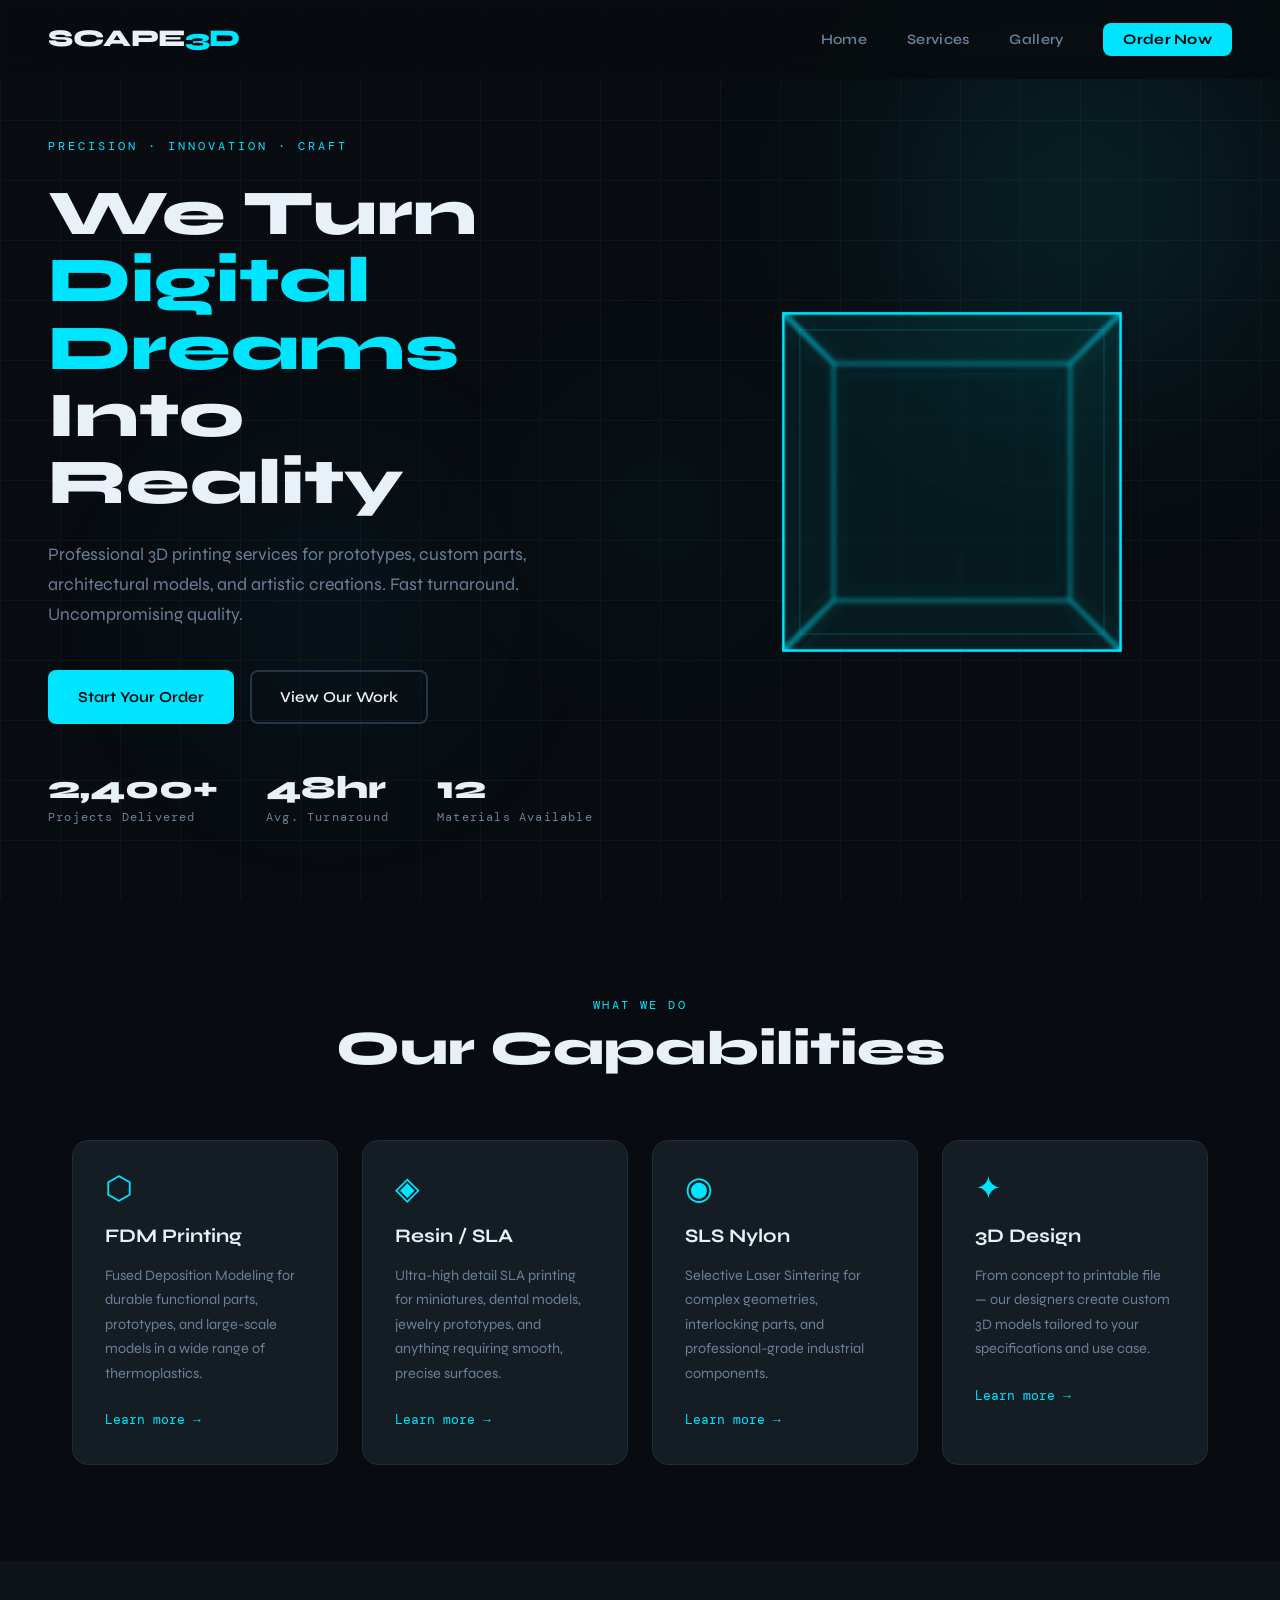
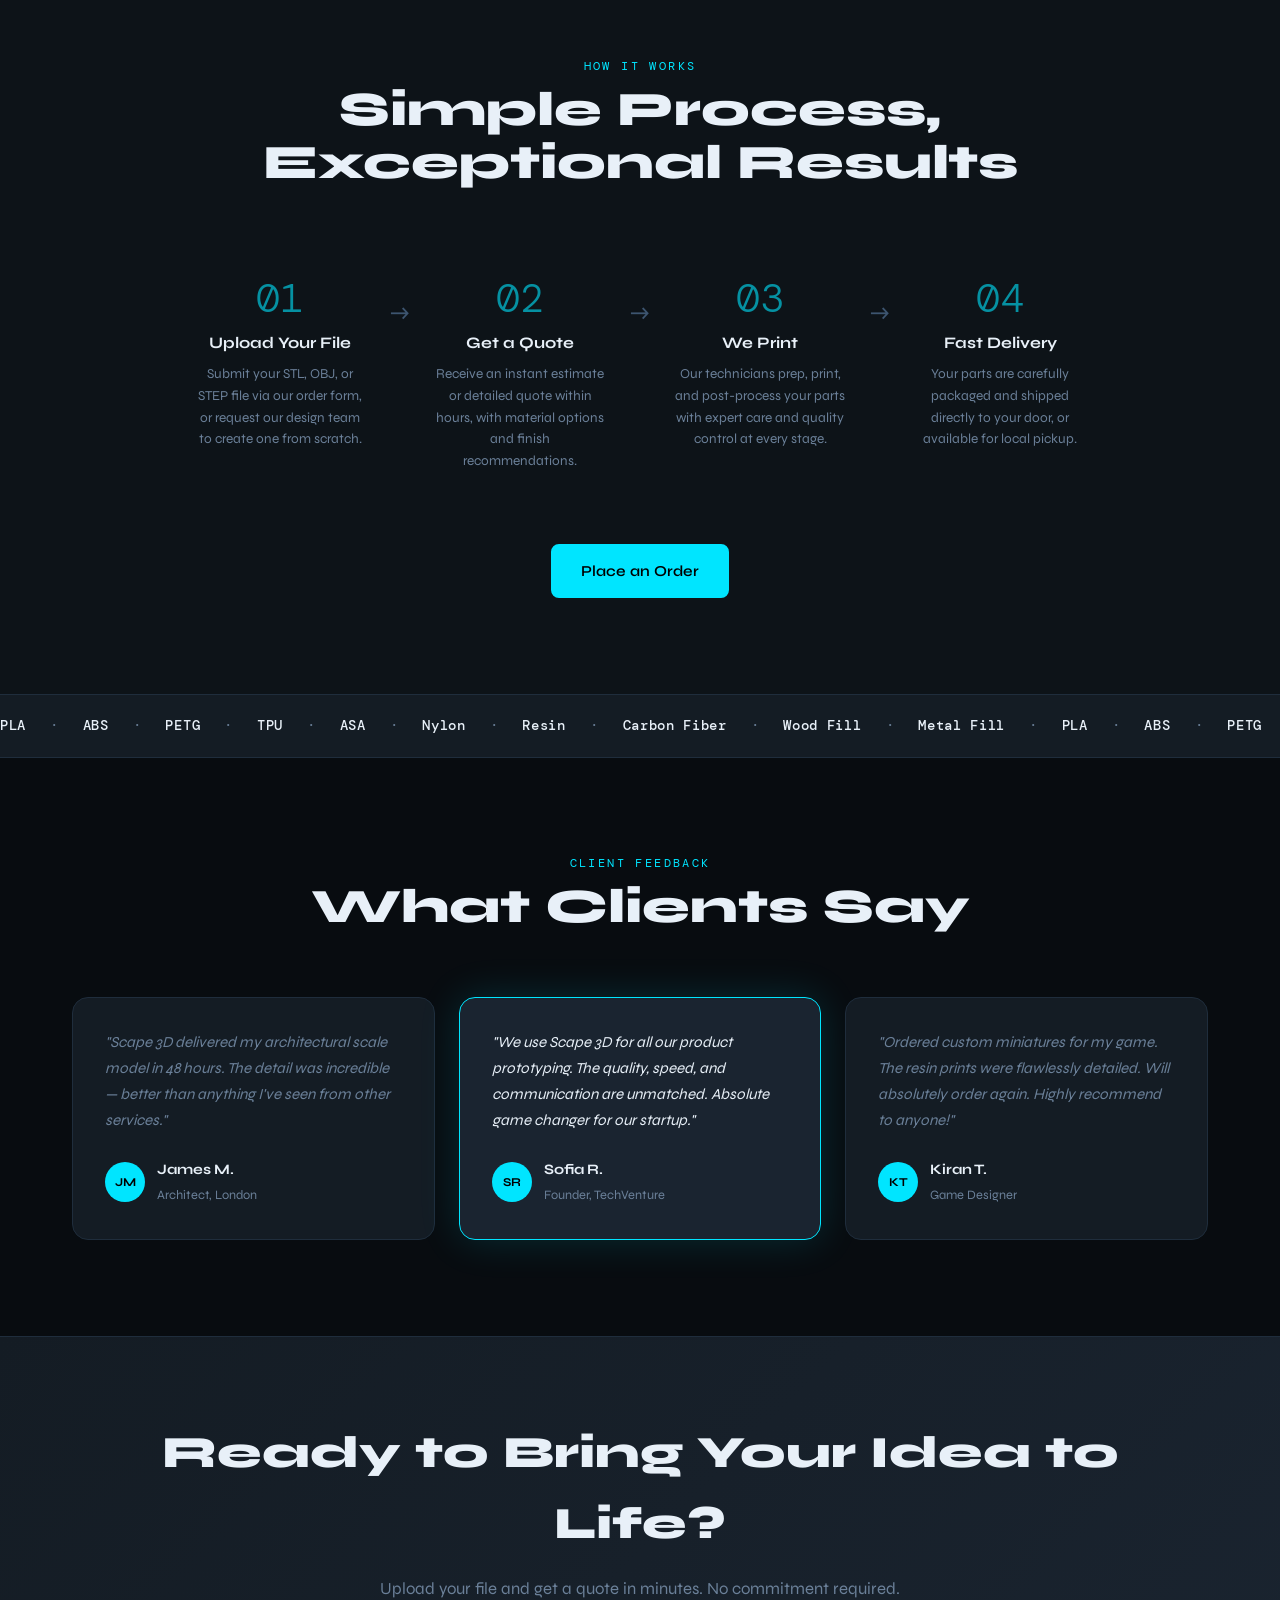
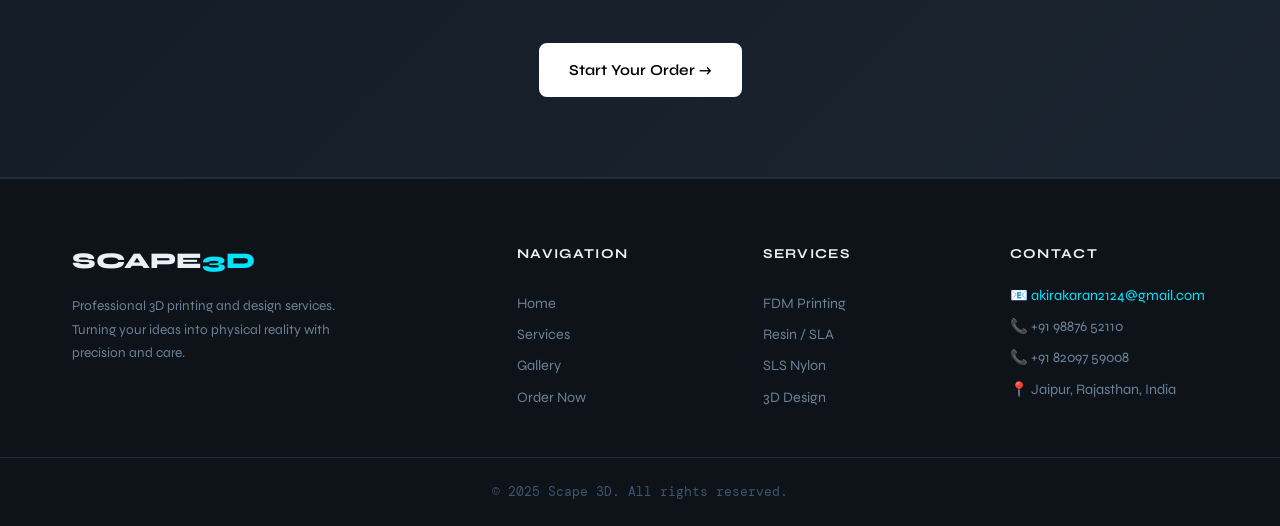
<file: index.html>
<!DOCTYPE html>
<html lang="en">
<head>
  <meta charset="UTF-8" />
  <meta name="viewport" content="width=device-width, initial-scale=1.0" />
  <title>Scape 3D — Premium 3D Printing & Design</title>
  <link rel="stylesheet" href="css/style.css" />
  <link href="https://fonts.googleapis.com/css2?family=Syne:wght@400;600;700;800&family=DM+Mono:wght@300;400;500&display=swap" rel="stylesheet" />
</head>
<body>

<!-- NAV -->
<nav class="nav" id="nav">
  <a href="index.html" class="nav-logo">SCAPE<span>3D</span></a>
  <ul class="nav-links">
    <li><a href="index.html">Home</a></li>
    <li><a href="services.html">Services</a></li>
    <li><a href="gallery.html">Gallery</a></li>
    <li><a href="order.html" class="nav-cta">Order Now</a></li>
  </ul>
  <button class="hamburger" id="hamburger" aria-label="Menu">
    <span></span><span></span><span></span>
  </button>
</nav>

<!-- MOBILE MENU -->
<div class="mobile-menu" id="mobileMenu">
  <a href="index.html">Home</a>
  <a href="services.html">Services</a>
  <a href="gallery.html">Gallery</a>
  <a href="order.html">Order Now</a>
</div>

<!-- HERO -->
<section class="hero">
  <div class="hero-bg">
    <div class="grid-overlay"></div>
    <div class="orb orb-1"></div>
    <div class="orb orb-2"></div>
    <div class="orb orb-3"></div>
  </div>
  <div class="hero-content">
    <div class="hero-tag">PRECISION · INNOVATION · CRAFT</div>
    <h1 class="hero-title">
      We Turn<br/>
      <span class="accent">Digital Dreams</span><br/>
      Into Reality
    </h1>
    <p class="hero-sub">Professional 3D printing services for prototypes, custom parts, architectural models, and artistic creations. Fast turnaround. Uncompromising quality.</p>
    <div class="hero-actions">
      <a href="order.html" class="btn btn-primary">Start Your Order</a>
      <a href="gallery.html" class="btn btn-ghost">View Our Work</a>
    </div>
    <div class="hero-stats">
      <div class="stat"><span class="stat-num">2,400+</span><span class="stat-label">Projects Delivered</span></div>
      <div class="stat"><span class="stat-num">48hr</span><span class="stat-label">Avg. Turnaround</span></div>
      <div class="stat"><span class="stat-num">12</span><span class="stat-label">Materials Available</span></div>
    </div>
  </div>
  <div class="hero-visual">
    <div class="cube-container">
      <div class="cube">
        <div class="face front"></div>
        <div class="face back"></div>
        <div class="face left"></div>
        <div class="face right"></div>
        <div class="face top"></div>
        <div class="face bottom"></div>
      </div>
    </div>
  </div>
</section>

<!-- SERVICES PREVIEW -->
<section class="section services-preview">
  <div class="container">
    <div class="section-header">
      <div class="section-tag">WHAT WE DO</div>
      <h2>Our Capabilities</h2>
    </div>
    <div class="services-grid">
      <div class="service-card" data-delay="0">
        <div class="service-icon">⬡</div>
        <h3>FDM Printing</h3>
        <p>Fused Deposition Modeling for durable functional parts, prototypes, and large-scale models in a wide range of thermoplastics.</p>
        <a href="services.html#fdm" class="service-link">Learn more →</a>
      </div>
      <div class="service-card" data-delay="100">
        <div class="service-icon">◈</div>
        <h3>Resin / SLA</h3>
        <p>Ultra-high detail SLA printing for miniatures, dental models, jewelry prototypes, and anything requiring smooth, precise surfaces.</p>
        <a href="services.html#sla" class="service-link">Learn more →</a>
      </div>
      <div class="service-card" data-delay="200">
        <div class="service-icon">◉</div>
        <h3>SLS Nylon</h3>
        <p>Selective Laser Sintering for complex geometries, interlocking parts, and professional-grade industrial components.</p>
        <a href="services.html#sls" class="service-link">Learn more →</a>
      </div>
      <div class="service-card" data-delay="300">
        <div class="service-icon">✦</div>
        <h3>3D Design</h3>
        <p>From concept to printable file — our designers create custom 3D models tailored to your specifications and use case.</p>
        <a href="services.html#design" class="service-link">Learn more →</a>
      </div>
    </div>
  </div>
</section>

<!-- PROCESS -->
<section class="section process-section">
  <div class="container">
    <div class="section-header">
      <div class="section-tag">HOW IT WORKS</div>
      <h2>Simple Process,<br/>Exceptional Results</h2>
    </div>
    <div class="process-steps">
      <div class="step">
        <div class="step-num">01</div>
        <h3>Upload Your File</h3>
        <p>Submit your STL, OBJ, or STEP file via our order form, or request our design team to create one from scratch.</p>
      </div>
      <div class="step-arrow">→</div>
      <div class="step">
        <div class="step-num">02</div>
        <h3>Get a Quote</h3>
        <p>Receive an instant estimate or detailed quote within hours, with material options and finish recommendations.</p>
      </div>
      <div class="step-arrow">→</div>
      <div class="step">
        <div class="step-num">03</div>
        <h3>We Print</h3>
        <p>Our technicians prep, print, and post-process your parts with expert care and quality control at every stage.</p>
      </div>
      <div class="step-arrow">→</div>
      <div class="step">
        <div class="step-num">04</div>
        <h3>Fast Delivery</h3>
        <p>Your parts are carefully packaged and shipped directly to your door, or available for local pickup.</p>
      </div>
    </div>
    <div class="process-cta">
      <a href="order.html" class="btn btn-primary">Place an Order</a>
    </div>
  </div>
</section>

<!-- MATERIALS STRIP -->
<section class="materials-strip">
  <div class="strip-inner">
    <span>PLA</span><span>·</span>
    <span>ABS</span><span>·</span>
    <span>PETG</span><span>·</span>
    <span>TPU</span><span>·</span>
    <span>ASA</span><span>·</span>
    <span>Nylon</span><span>·</span>
    <span>Resin</span><span>·</span>
    <span>Carbon Fiber</span><span>·</span>
    <span>Wood Fill</span><span>·</span>
    <span>Metal Fill</span><span>·</span>
    <span>PLA</span><span>·</span>
    <span>ABS</span><span>·</span>
    <span>PETG</span><span>·</span>
    <span>TPU</span><span>·</span>
  </div>
</section>

<!-- TESTIMONIALS -->
<section class="section testimonials">
  <div class="container">
    <div class="section-header">
      <div class="section-tag">CLIENT FEEDBACK</div>
      <h2>What Clients Say</h2>
    </div>
    <div class="testimonials-grid">
      <div class="testimonial">
        <p class="testi-text">"Scape 3D delivered my architectural scale model in 48 hours. The detail was incredible — better than anything I've seen from other services."</p>
        <div class="testi-author">
          <div class="testi-avatar">JM</div>
          <div>
            <strong>James M.</strong>
            <span>Architect, London</span>
          </div>
        </div>
      </div>
      <div class="testimonial featured">
        <p class="testi-text">"We use Scape 3D for all our product prototyping. The quality, speed, and communication are unmatched. Absolute game changer for our startup."</p>
        <div class="testi-author">
          <div class="testi-avatar">SR</div>
          <div>
            <strong>Sofia R.</strong>
            <span>Founder, TechVenture</span>
          </div>
        </div>
      </div>
      <div class="testimonial">
        <p class="testi-text">"Ordered custom miniatures for my game. The resin prints were flawlessly detailed. Will absolutely order again. Highly recommend to anyone!"</p>
        <div class="testi-author">
          <div class="testi-avatar">KT</div>
          <div>
            <strong>Kiran T.</strong>
            <span>Game Designer</span>
          </div>
        </div>
      </div>
    </div>
  </div>
</section>

<!-- CTA BANNER -->
<section class="cta-banner">
  <div class="container">
    <h2>Ready to Bring Your Idea to Life?</h2>
    <p>Upload your file and get a quote in minutes. No commitment required.</p>
    <a href="order.html" class="btn btn-white">Start Your Order →</a>
  </div>
</section>

<!-- FOOTER -->
<footer class="footer">
  <div class="container footer-inner">
    <div class="footer-brand">
      <div class="footer-logo">SCAPE<span>3D</span></div>
      <p>Professional 3D printing and design services. Turning your ideas into physical reality with precision and care.</p>
    </div>
    <div class="footer-links">
      <h4>Navigation</h4>
      <a href="index.html">Home</a>
      <a href="services.html">Services</a>
      <a href="gallery.html">Gallery</a>
      <a href="order.html">Order Now</a>
    </div>
    <div class="footer-links">
      <h4>Services</h4>
      <a href="services.html#fdm">FDM Printing</a>
      <a href="services.html#sla">Resin / SLA</a>
      <a href="services.html#sls">SLS Nylon</a>
      <a href="services.html#design">3D Design</a>
    </div>
    <div class="footer-contact">
      <h4>Contact</h4>
      <p>📧 <a href="mailto:akirakaran2124@gmail.com" style="color:var(--accent)">akirakaran2124@gmail.com</a></p>
      <p>📞 <a href="tel:+919887652110" style="color:var(--text-muted)">+91 98876 52110</a></p>
      <p>📞 <a href="tel:+918209759008" style="color:var(--text-muted)">+91 82097 59008</a></p>
      <p>📍 Jaipur, Rajasthan, India</p>
    </div>
  </div>
  <div class="footer-bottom">
    <p>© 2025 Scape 3D. All rights reserved.</p>
  </div>
</footer>

<script src="js/main.js"></script>
</body>
</html>
</file>
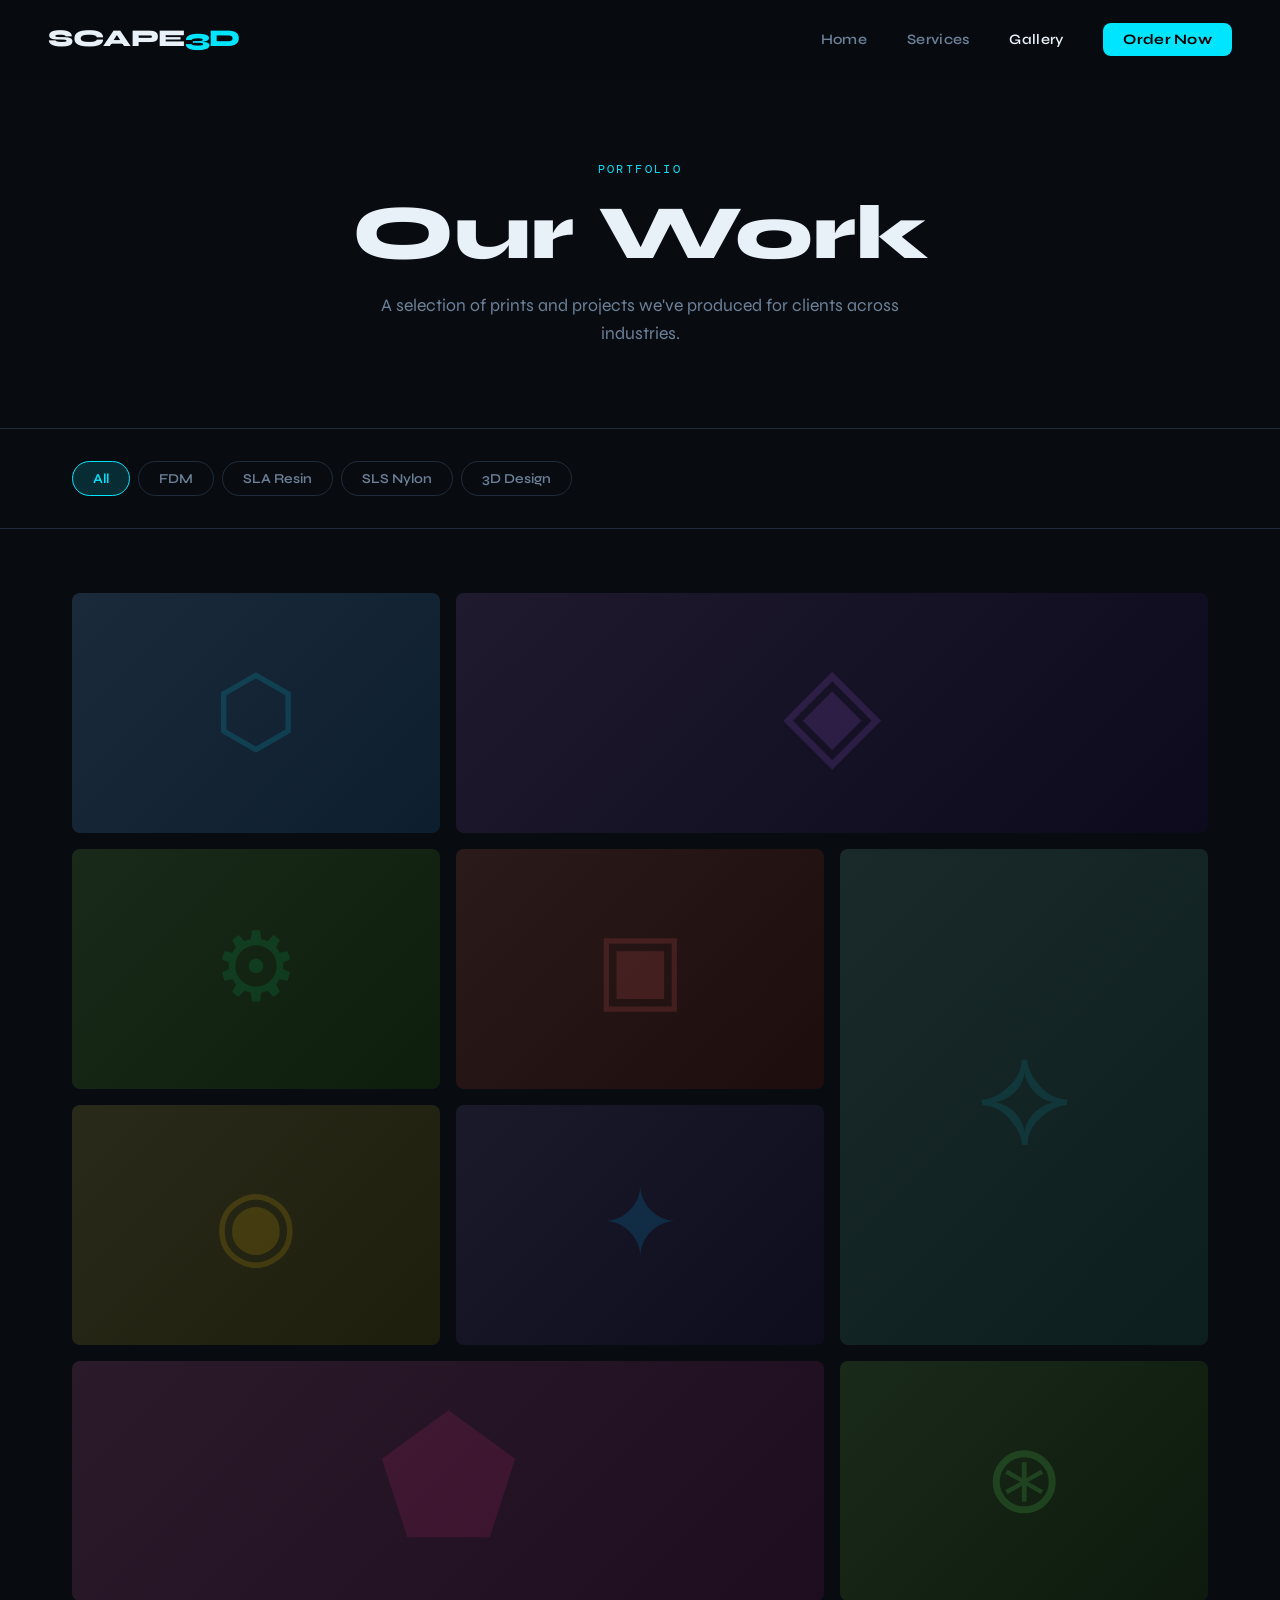
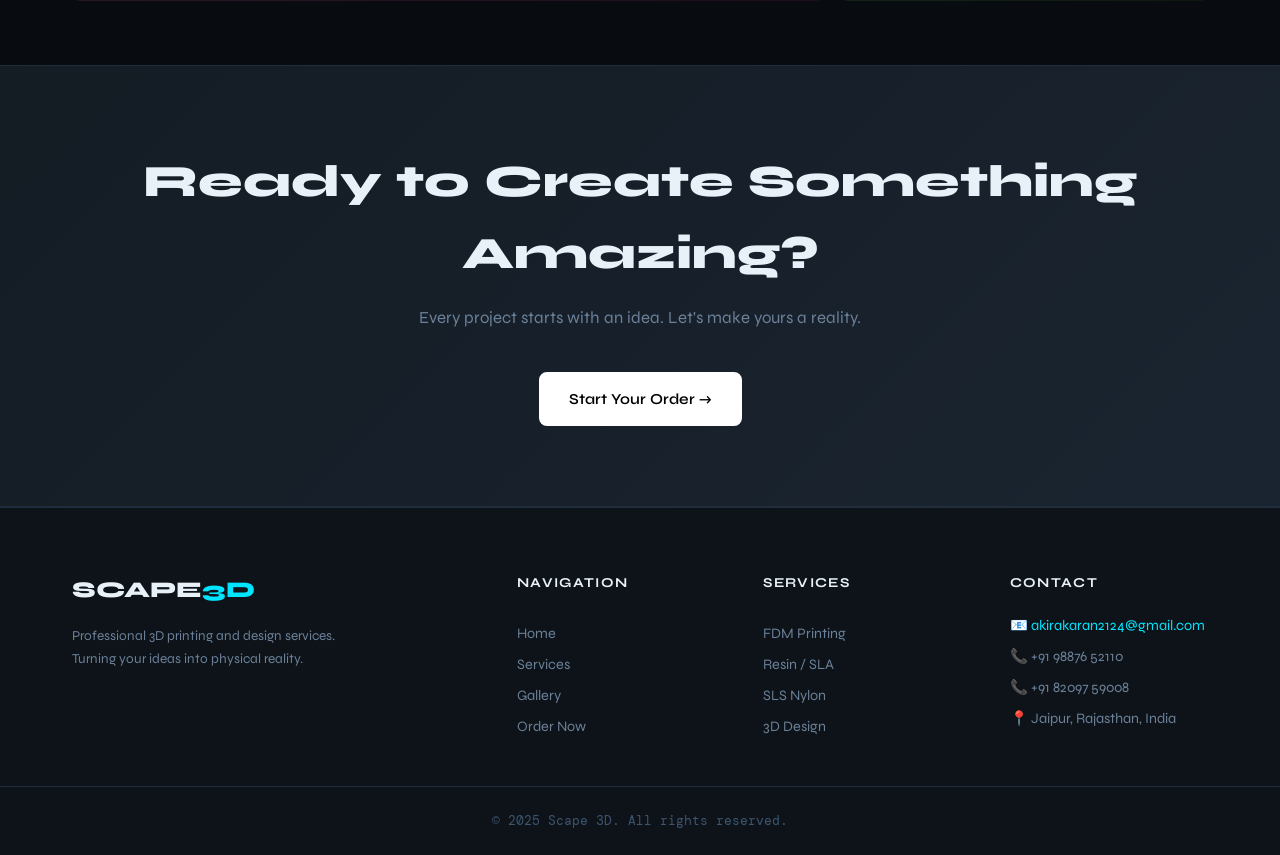
<file: gallery.html>
<!DOCTYPE html>
<html lang="en">
<head>
  <meta charset="UTF-8" />
  <meta name="viewport" content="width=device-width, initial-scale=1.0" />
  <title>Gallery — Scape 3D</title>
  <link rel="stylesheet" href="css/style.css" />
  <link href="https://fonts.googleapis.com/css2?family=Syne:wght@400;600;700;800&family=DM+Mono:wght@300;400;500&display=swap" rel="stylesheet" />
</head>
<body>

<nav class="nav" id="nav">
  <a href="index.html" class="nav-logo">SCAPE<span>3D</span></a>
  <ul class="nav-links">
    <li><a href="index.html">Home</a></li>
    <li><a href="services.html">Services</a></li>
    <li><a href="gallery.html" class="active">Gallery</a></li>
    <li><a href="order.html" class="nav-cta">Order Now</a></li>
  </ul>
  <button class="hamburger" id="hamburger" aria-label="Menu">
    <span></span><span></span><span></span>
  </button>
</nav>
<div class="mobile-menu" id="mobileMenu">
  <a href="index.html">Home</a>
  <a href="services.html">Services</a>
  <a href="gallery.html">Gallery</a>
  <a href="order.html">Order Now</a>
</div>

<section class="page-hero">
  <div class="container">
    <div class="section-tag">PORTFOLIO</div>
    <h1>Our Work</h1>
    <p>A selection of prints and projects we've produced for clients across industries.</p>
  </div>
</section>

<!-- Filter -->
<section class="gallery-filter-section">
  <div class="container">
    <div class="filter-bar">
      <button class="filter-btn active" data-filter="all">All</button>
      <button class="filter-btn" data-filter="fdm">FDM</button>
      <button class="filter-btn" data-filter="sla">SLA Resin</button>
      <button class="filter-btn" data-filter="sls">SLS Nylon</button>
      <button class="filter-btn" data-filter="design">3D Design</button>
    </div>
  </div>
</section>

<!-- Gallery Grid -->
<section class="section gallery-section">
  <div class="container">
    <div class="gallery-grid" id="galleryGrid">

      <div class="gallery-item" data-category="fdm">
        <div class="gallery-img g1">
          <div class="gallery-overlay">
            <h4>Architectural Model</h4>
            <span>FDM · PLA · 72hrs</span>
          </div>
        </div>
      </div>

      <div class="gallery-item large" data-category="sla">
        <div class="gallery-img g2">
          <div class="gallery-overlay">
            <h4>Dragon Miniature Set</h4>
            <span>SLA Resin · Ultra Fine</span>
          </div>
        </div>
      </div>

      <div class="gallery-item" data-category="sls">
        <div class="gallery-img g3">
          <div class="gallery-overlay">
            <h4>Mechanical Assembly</h4>
            <span>SLS · PA12 Nylon</span>
          </div>
        </div>
      </div>

      <div class="gallery-item" data-category="design">
        <div class="gallery-img g4">
          <div class="gallery-overlay">
            <h4>Product Enclosure</h4>
            <span>Custom Design + FDM</span>
          </div>
        </div>
      </div>

      <div class="gallery-item tall" data-category="fdm">
        <div class="gallery-img g5">
          <div class="gallery-overlay">
            <h4>Vase Collection</h4>
            <span>FDM · Silk PLA</span>
          </div>
        </div>
      </div>

      <div class="gallery-item" data-category="sla">
        <div class="gallery-img g6">
          <div class="gallery-overlay">
            <h4>Dental Model</h4>
            <span>SLA · Dental Resin</span>
          </div>
        </div>
      </div>

      <div class="gallery-item" data-category="sls">
        <div class="gallery-img g7">
          <div class="gallery-overlay">
            <h4>Lattice Pendant</h4>
            <span>SLS · PA12 Fine</span>
          </div>
        </div>
      </div>

      <div class="gallery-item large" data-category="fdm">
        <div class="gallery-img g8">
          <div class="gallery-overlay">
            <h4>Cosplay Helmet</h4>
            <span>FDM · PETG + Painting</span>
          </div>
        </div>
      </div>

      <div class="gallery-item" data-category="design">
        <div class="gallery-img g9">
          <div class="gallery-overlay">
            <h4>Ergonomic Grip</h4>
            <span>Custom Design + TPU</span>
          </div>
        </div>
      </div>

    </div>
  </div>
</section>

<section class="cta-banner">
  <div class="container">
    <h2>Ready to Create Something Amazing?</h2>
    <p>Every project starts with an idea. Let's make yours a reality.</p>
    <a href="order.html" class="btn btn-white">Start Your Order →</a>
  </div>
</section>

<footer class="footer">
  <div class="container footer-inner">
    <div class="footer-brand">
      <div class="footer-logo">SCAPE<span>3D</span></div>
      <p>Professional 3D printing and design services. Turning your ideas into physical reality.</p>
    </div>
    <div class="footer-links">
      <h4>Navigation</h4>
      <a href="index.html">Home</a>
      <a href="services.html">Services</a>
      <a href="gallery.html">Gallery</a>
      <a href="order.html">Order Now</a>
    </div>
    <div class="footer-links">
      <h4>Services</h4>
      <a href="services.html#fdm">FDM Printing</a>
      <a href="services.html#sla">Resin / SLA</a>
      <a href="services.html#sls">SLS Nylon</a>
      <a href="services.html#design">3D Design</a>
    </div>
    <div class="footer-contact">
      <h4>Contact</h4>
      <p>📧 <a href="mailto:akirakaran2124@gmail.com" style="color:var(--accent)">akirakaran2124@gmail.com</a></p>
      <p>📞 <a href="tel:+919887652110" style="color:var(--text-muted)">+91 98876 52110</a></p>
      <p>📞 <a href="tel:+918209759008" style="color:var(--text-muted)">+91 82097 59008</a></p>
      <p>📍 Jaipur, Rajasthan, India</p>
    </div>
  </div>
  <div class="footer-bottom">
    <p>© 2025 Scape 3D. All rights reserved.</p>
  </div>
</footer>

<script src="js/main.js"></script>
</body>
</html>
</file>
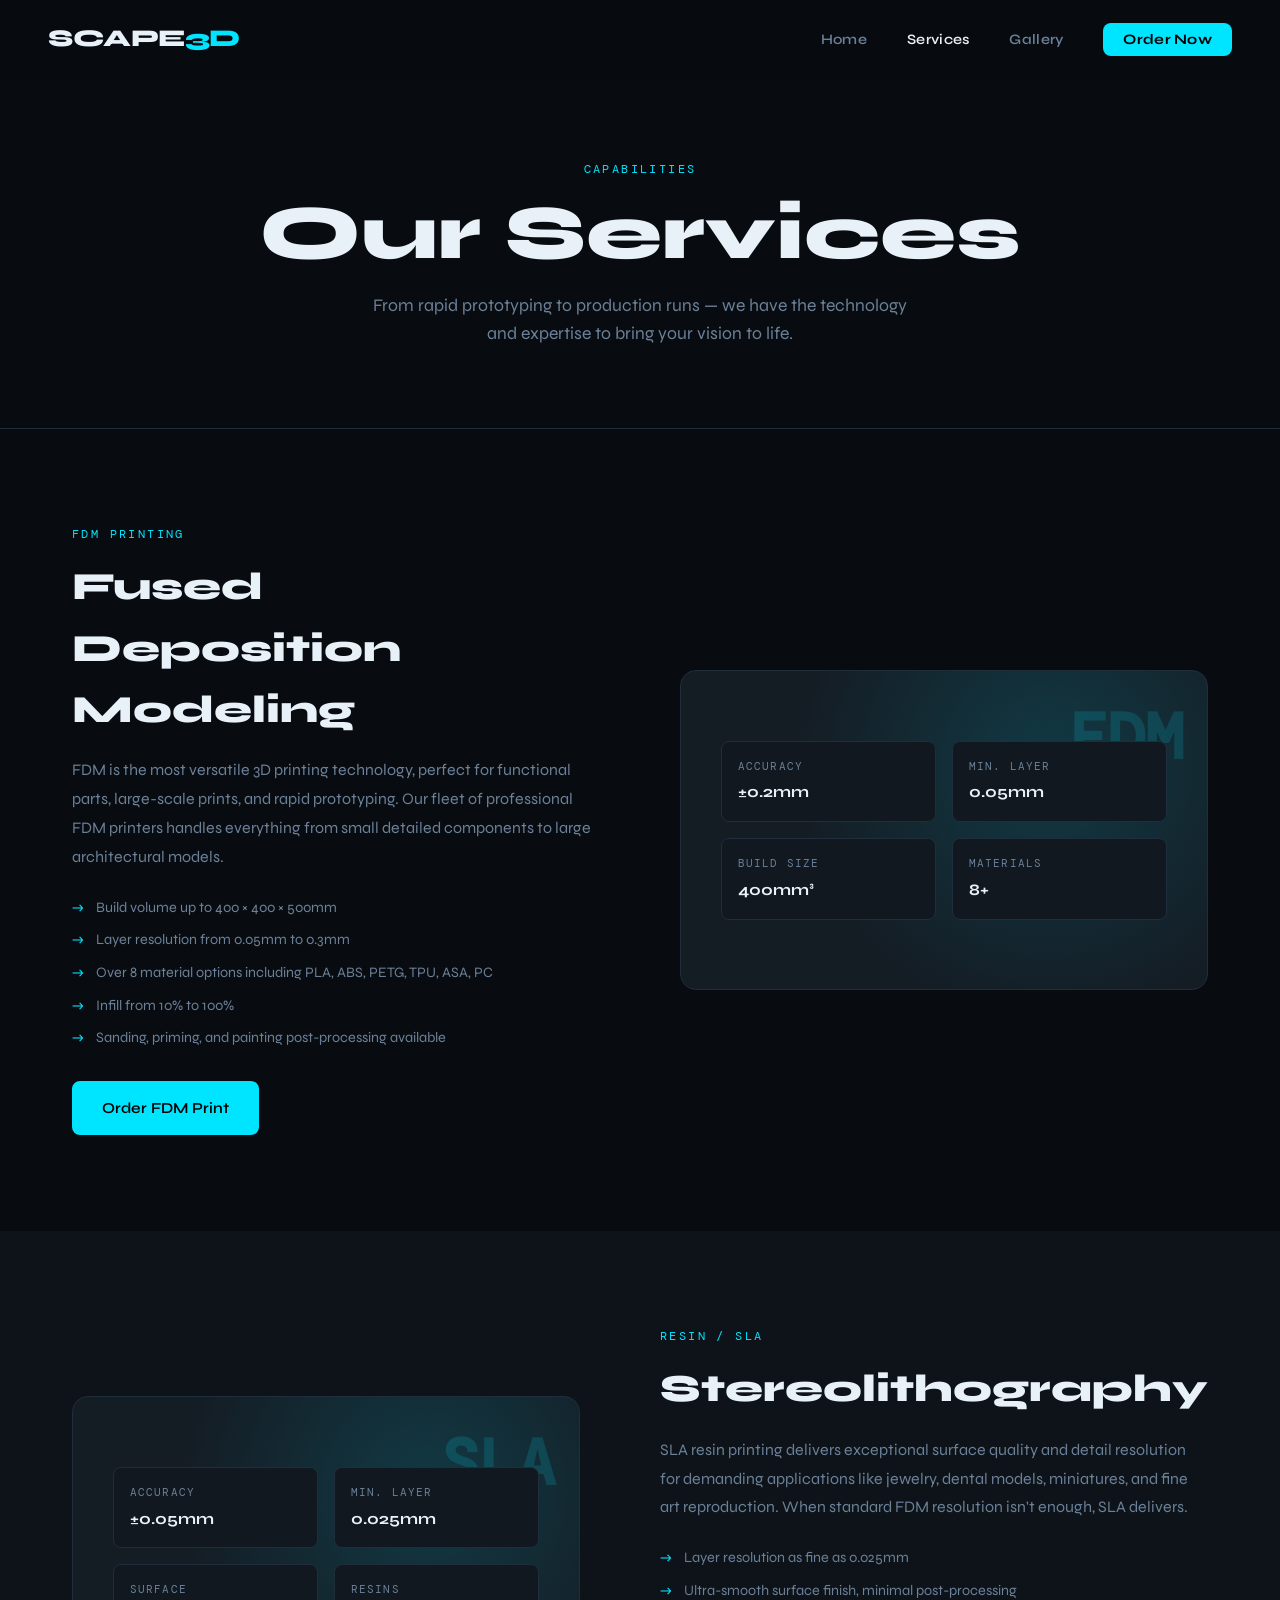
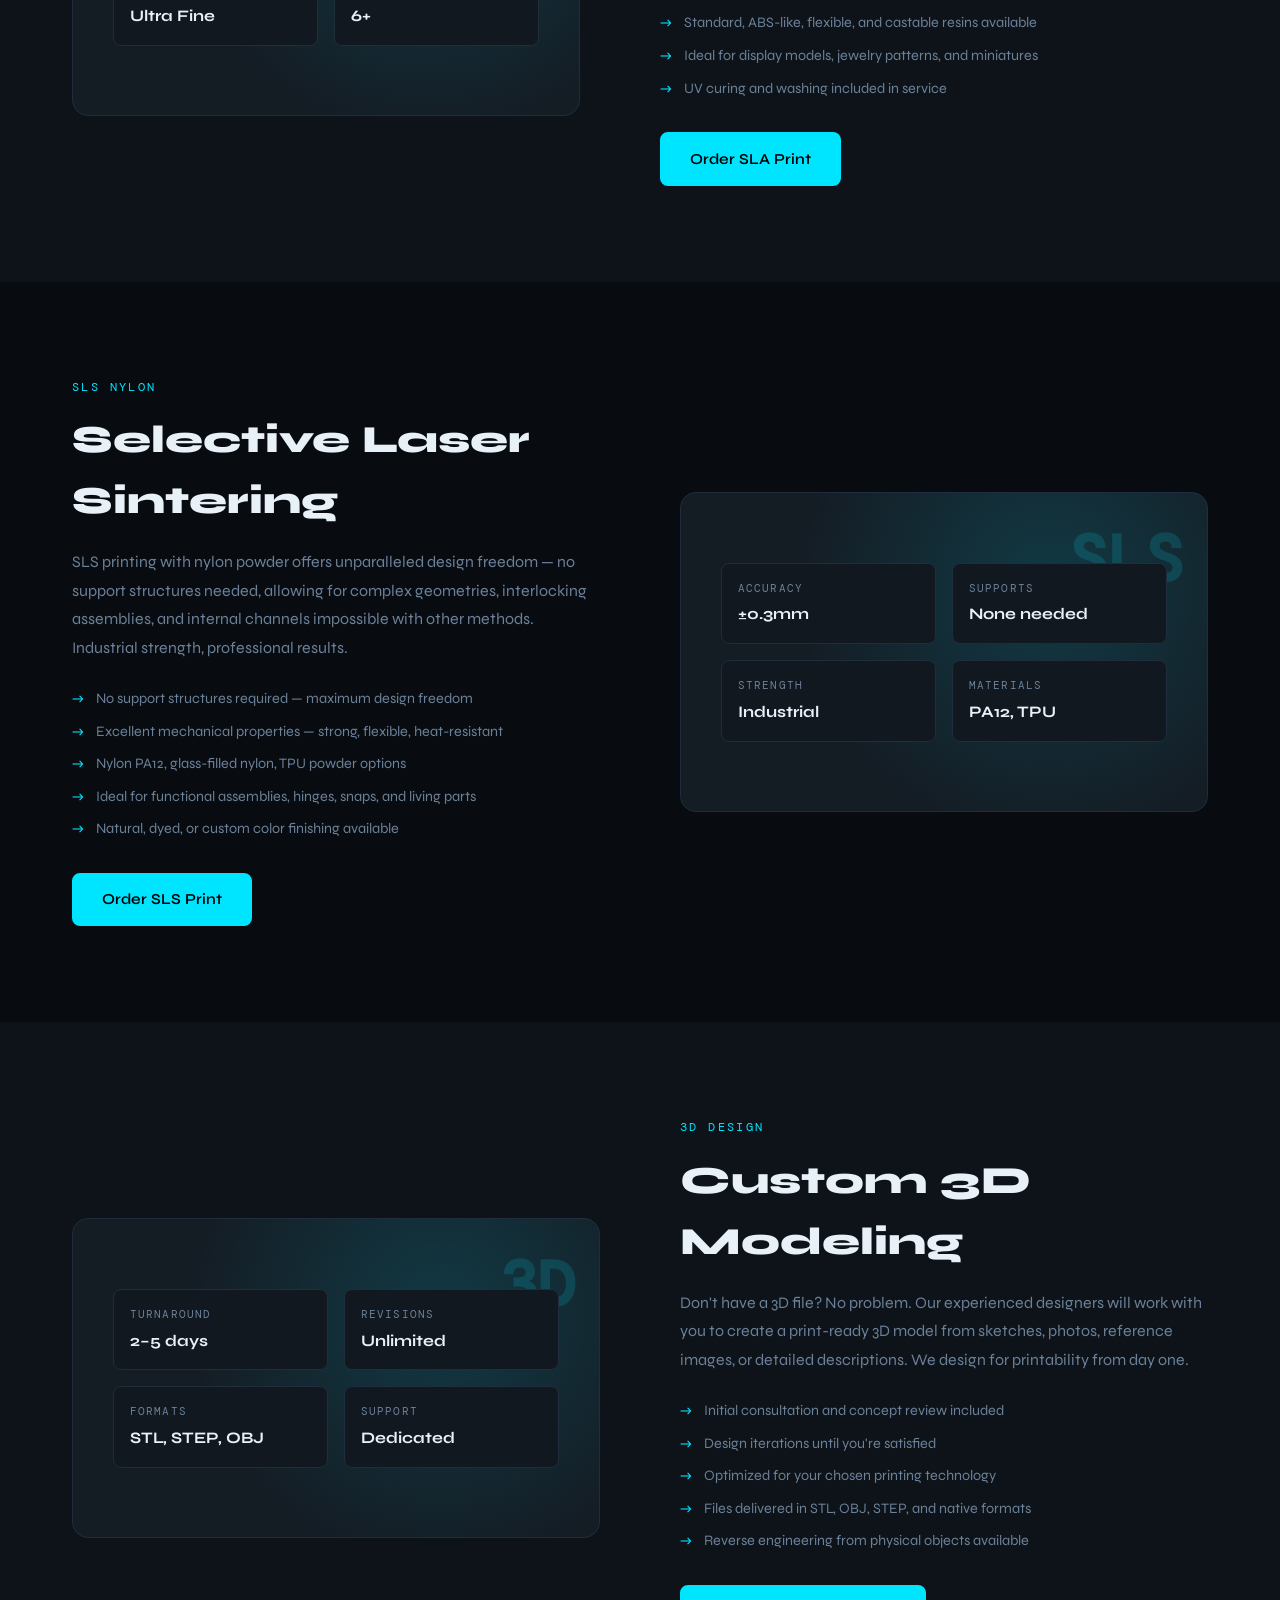
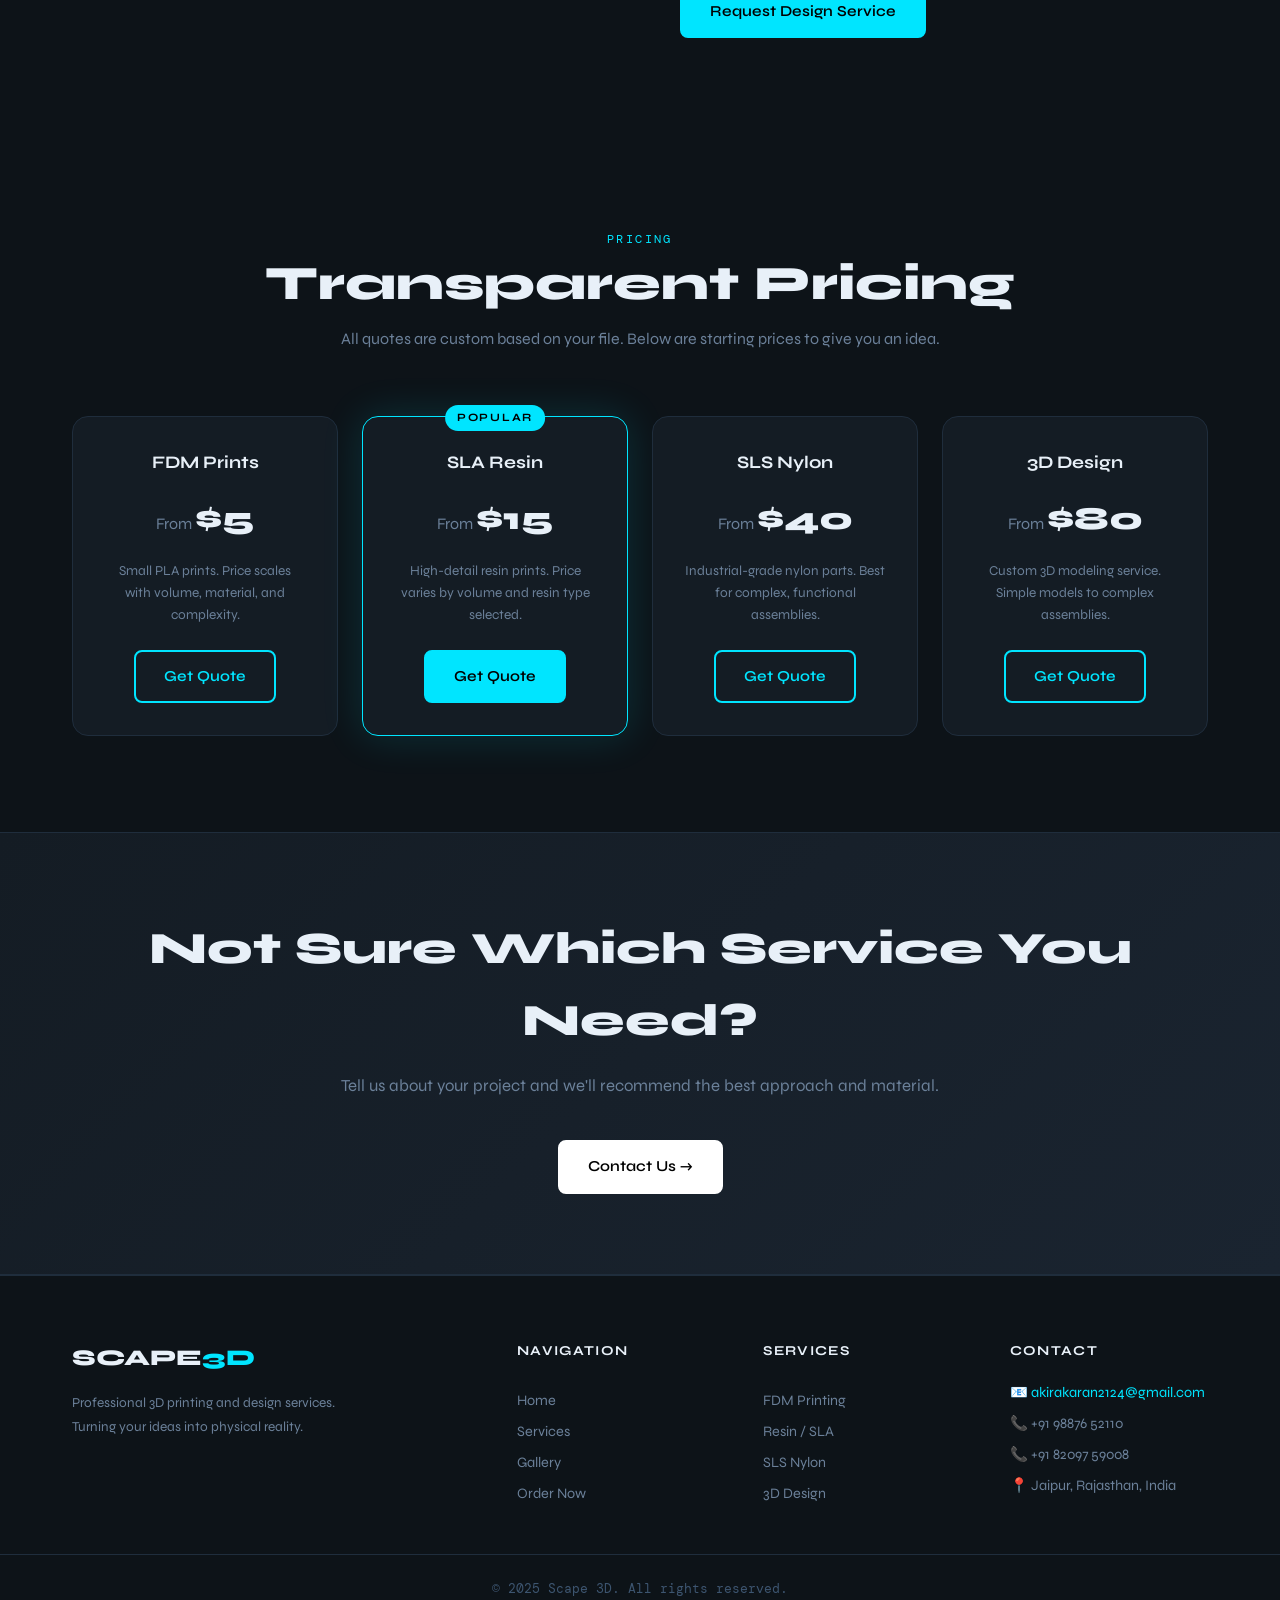
<file: services.html>
<!DOCTYPE html>
<html lang="en">
<head>
  <meta charset="UTF-8" />
  <meta name="viewport" content="width=device-width, initial-scale=1.0" />
  <title>Services — Scape 3D</title>
  <link rel="stylesheet" href="css/style.css" />
  <link href="https://fonts.googleapis.com/css2?family=Syne:wght@400;600;700;800&family=DM+Mono:wght@300;400;500&display=swap" rel="stylesheet" />
</head>
<body>

<nav class="nav" id="nav">
  <a href="index.html" class="nav-logo">SCAPE<span>3D</span></a>
  <ul class="nav-links">
    <li><a href="index.html">Home</a></li>
    <li><a href="services.html" class="active">Services</a></li>
    <li><a href="gallery.html">Gallery</a></li>
    <li><a href="order.html" class="nav-cta">Order Now</a></li>
  </ul>
  <button class="hamburger" id="hamburger" aria-label="Menu">
    <span></span><span></span><span></span>
  </button>
</nav>
<div class="mobile-menu" id="mobileMenu">
  <a href="index.html">Home</a>
  <a href="services.html">Services</a>
  <a href="gallery.html">Gallery</a>
  <a href="order.html">Order Now</a>
</div>

<section class="page-hero">
  <div class="container">
    <div class="section-tag">CAPABILITIES</div>
    <h1>Our Services</h1>
    <p>From rapid prototyping to production runs — we have the technology and expertise to bring your vision to life.</p>
  </div>
</section>

<!-- FDM -->
<section class="section service-detail" id="fdm">
  <div class="container service-detail-inner">
    <div class="service-detail-content">
      <div class="section-tag">FDM PRINTING</div>
      <h2>Fused Deposition Modeling</h2>
      <p>FDM is the most versatile 3D printing technology, perfect for functional parts, large-scale prints, and rapid prototyping. Our fleet of professional FDM printers handles everything from small detailed components to large architectural models.</p>
      <ul class="feature-list">
        <li>Build volume up to 400 × 400 × 500mm</li>
        <li>Layer resolution from 0.05mm to 0.3mm</li>
        <li>Over 8 material options including PLA, ABS, PETG, TPU, ASA, PC</li>
        <li>Infill from 10% to 100%</li>
        <li>Sanding, priming, and painting post-processing available</li>
      </ul>
      <a href="order.html" class="btn btn-primary">Order FDM Print</a>
    </div>
    <div class="service-detail-visual fdm-visual">
      <div class="visual-badge">FDM</div>
      <div class="spec-grid">
        <div class="spec"><span>Accuracy</span><strong>±0.2mm</strong></div>
        <div class="spec"><span>Min. Layer</span><strong>0.05mm</strong></div>
        <div class="spec"><span>Build Size</span><strong>400mm³</strong></div>
        <div class="spec"><span>Materials</span><strong>8+</strong></div>
      </div>
    </div>
  </div>
</section>

<!-- SLA -->
<section class="section service-detail alt" id="sla">
  <div class="container service-detail-inner reverse">
    <div class="service-detail-content">
      <div class="section-tag">RESIN / SLA</div>
      <h2>Stereolithography</h2>
      <p>SLA resin printing delivers exceptional surface quality and detail resolution for demanding applications like jewelry, dental models, miniatures, and fine art reproduction. When standard FDM resolution isn't enough, SLA delivers.</p>
      <ul class="feature-list">
        <li>Layer resolution as fine as 0.025mm</li>
        <li>Ultra-smooth surface finish, minimal post-processing</li>
        <li>Standard, ABS-like, flexible, and castable resins available</li>
        <li>Ideal for display models, jewelry patterns, and miniatures</li>
        <li>UV curing and washing included in service</li>
      </ul>
      <a href="order.html" class="btn btn-primary">Order SLA Print</a>
    </div>
    <div class="service-detail-visual sla-visual">
      <div class="visual-badge">SLA</div>
      <div class="spec-grid">
        <div class="spec"><span>Accuracy</span><strong>±0.05mm</strong></div>
        <div class="spec"><span>Min. Layer</span><strong>0.025mm</strong></div>
        <div class="spec"><span>Surface</span><strong>Ultra Fine</strong></div>
        <div class="spec"><span>Resins</span><strong>6+</strong></div>
      </div>
    </div>
  </div>
</section>

<!-- SLS -->
<section class="section service-detail" id="sls">
  <div class="container service-detail-inner">
    <div class="service-detail-content">
      <div class="section-tag">SLS NYLON</div>
      <h2>Selective Laser Sintering</h2>
      <p>SLS printing with nylon powder offers unparalleled design freedom — no support structures needed, allowing for complex geometries, interlocking assemblies, and internal channels impossible with other methods. Industrial strength, professional results.</p>
      <ul class="feature-list">
        <li>No support structures required — maximum design freedom</li>
        <li>Excellent mechanical properties — strong, flexible, heat-resistant</li>
        <li>Nylon PA12, glass-filled nylon, TPU powder options</li>
        <li>Ideal for functional assemblies, hinges, snaps, and living parts</li>
        <li>Natural, dyed, or custom color finishing available</li>
      </ul>
      <a href="order.html" class="btn btn-primary">Order SLS Print</a>
    </div>
    <div class="service-detail-visual sls-visual">
      <div class="visual-badge">SLS</div>
      <div class="spec-grid">
        <div class="spec"><span>Accuracy</span><strong>±0.3mm</strong></div>
        <div class="spec"><span>Supports</span><strong>None needed</strong></div>
        <div class="spec"><span>Strength</span><strong>Industrial</strong></div>
        <div class="spec"><span>Materials</span><strong>PA12, TPU</strong></div>
      </div>
    </div>
  </div>
</section>

<!-- 3D Design -->
<section class="section service-detail alt" id="design">
  <div class="container service-detail-inner reverse">
    <div class="service-detail-content">
      <div class="section-tag">3D DESIGN</div>
      <h2>Custom 3D Modeling</h2>
      <p>Don't have a 3D file? No problem. Our experienced designers will work with you to create a print-ready 3D model from sketches, photos, reference images, or detailed descriptions. We design for printability from day one.</p>
      <ul class="feature-list">
        <li>Initial consultation and concept review included</li>
        <li>Design iterations until you're satisfied</li>
        <li>Optimized for your chosen printing technology</li>
        <li>Files delivered in STL, OBJ, STEP, and native formats</li>
        <li>Reverse engineering from physical objects available</li>
      </ul>
      <a href="order.html" class="btn btn-primary">Request Design Service</a>
    </div>
    <div class="service-detail-visual design-visual">
      <div class="visual-badge">3D</div>
      <div class="spec-grid">
        <div class="spec"><span>Turnaround</span><strong>2–5 days</strong></div>
        <div class="spec"><span>Revisions</span><strong>Unlimited</strong></div>
        <div class="spec"><span>Formats</span><strong>STL, STEP, OBJ</strong></div>
        <div class="spec"><span>Support</span><strong>Dedicated</strong></div>
      </div>
    </div>
  </div>
</section>

<!-- PRICING -->
<section class="section pricing">
  <div class="container">
    <div class="section-header">
      <div class="section-tag">PRICING</div>
      <h2>Transparent Pricing</h2>
      <p>All quotes are custom based on your file. Below are starting prices to give you an idea.</p>
    </div>
    <div class="pricing-grid">
      <div class="pricing-card">
        <h3>FDM Prints</h3>
        <div class="pricing-from">From <span>$5</span></div>
        <p>Small PLA prints. Price scales with volume, material, and complexity.</p>
        <a href="order.html" class="btn btn-outline">Get Quote</a>
      </div>
      <div class="pricing-card featured">
        <div class="pricing-badge">POPULAR</div>
        <h3>SLA Resin</h3>
        <div class="pricing-from">From <span>$15</span></div>
        <p>High-detail resin prints. Price varies by volume and resin type selected.</p>
        <a href="order.html" class="btn btn-primary">Get Quote</a>
      </div>
      <div class="pricing-card">
        <h3>SLS Nylon</h3>
        <div class="pricing-from">From <span>$40</span></div>
        <p>Industrial-grade nylon parts. Best for complex, functional assemblies.</p>
        <a href="order.html" class="btn btn-outline">Get Quote</a>
      </div>
      <div class="pricing-card">
        <h3>3D Design</h3>
        <div class="pricing-from">From <span>$80</span></div>
        <p>Custom 3D modeling service. Simple models to complex assemblies.</p>
        <a href="order.html" class="btn btn-outline">Get Quote</a>
      </div>
    </div>
  </div>
</section>

<section class="cta-banner">
  <div class="container">
    <h2>Not Sure Which Service You Need?</h2>
    <p>Tell us about your project and we'll recommend the best approach and material.</p>
    <a href="order.html" class="btn btn-white">Contact Us →</a>
  </div>
</section>

<footer class="footer">
  <div class="container footer-inner">
    <div class="footer-brand">
      <div class="footer-logo">SCAPE<span>3D</span></div>
      <p>Professional 3D printing and design services. Turning your ideas into physical reality.</p>
    </div>
    <div class="footer-links">
      <h4>Navigation</h4>
      <a href="index.html">Home</a>
      <a href="services.html">Services</a>
      <a href="gallery.html">Gallery</a>
      <a href="order.html">Order Now</a>
    </div>
    <div class="footer-links">
      <h4>Services</h4>
      <a href="#fdm">FDM Printing</a>
      <a href="#sla">Resin / SLA</a>
      <a href="#sls">SLS Nylon</a>
      <a href="#design">3D Design</a>
    </div>
    <div class="footer-contact">
      <h4>Contact</h4>
      <p>📧 <a href="mailto:akirakaran2124@gmail.com" style="color:var(--accent)">akirakaran2124@gmail.com</a></p>
      <p>📞 <a href="tel:+919887652110" style="color:var(--text-muted)">+91 98876 52110</a></p>
      <p>📞 <a href="tel:+918209759008" style="color:var(--text-muted)">+91 82097 59008</a></p>
      <p>📍 Jaipur, Rajasthan, India</p>
    </div>
  </div>
  <div class="footer-bottom">
    <p>© 2025 Scape 3D. All rights reserved.</p>
  </div>
</footer>

<script src="js/main.js"></script>
</body>
</html>
</file>
<file: css/style.css>
/* =============================================
   SCAPE 3D — Main Stylesheet
   ============================================= */

:root {
  --bg: #080C10;
  --bg-2: #0D1318;
  --bg-3: #111820;
  --surface: #141C24;
  --surface-2: #1A2430;
  --border: #1F2D3C;
  --border-2: #263545;
  --accent: #00E5FF;
  --accent-2: #0099CC;
  --accent-glow: rgba(0, 229, 255, 0.15);
  --accent-glow-strong: rgba(0, 229, 255, 0.35);
  --text: #E8F0F8;
  --text-muted: #6B8099;
  --text-dim: #3D5570;
  --white: #FFFFFF;
  --success: #00D46A;
  --error: #FF4C6B;
  --font-display: 'Syne', sans-serif;
  --font-mono: 'DM Mono', monospace;
  --radius: 8px;
  --radius-lg: 16px;
  --transition: 0.25s ease;
}

*, *::before, *::after { box-sizing: border-box; margin: 0; padding: 0; }

html { scroll-behavior: smooth; }

body {
  background: var(--bg);
  color: var(--text);
  font-family: var(--font-display);
  line-height: 1.6;
  overflow-x: hidden;
}

a { color: inherit; text-decoration: none; }

img { max-width: 100%; display: block; }

/* =============================================
   UTILITIES
   ============================================= */
.container {
  max-width: 1200px;
  margin: 0 auto;
  padding: 0 2rem;
}

.section {
  padding: 6rem 0;
}

.section-header {
  text-align: center;
  margin-bottom: 4rem;
}

.section-header h2 {
  font-size: clamp(2rem, 4vw, 3rem);
  font-weight: 800;
  line-height: 1.1;
  margin-top: 0.5rem;
}

.section-header p {
  color: var(--text-muted);
  margin-top: 1rem;
  max-width: 600px;
  margin-left: auto;
  margin-right: auto;
}

.section-tag {
  font-family: var(--font-mono);
  font-size: 0.75rem;
  letter-spacing: 0.2em;
  color: var(--accent);
  text-transform: uppercase;
}

.hidden { display: none !important; }

/* =============================================
   BUTTONS
   ============================================= */
.btn {
  display: inline-flex;
  align-items: center;
  gap: 0.5rem;
  padding: 0.8rem 1.75rem;
  border-radius: var(--radius);
  font-family: var(--font-display);
  font-weight: 600;
  font-size: 0.95rem;
  cursor: pointer;
  transition: all var(--transition);
  border: 2px solid transparent;
  text-decoration: none;
}

.btn-primary {
  background: var(--accent);
  color: #000;
  border-color: var(--accent);
}
.btn-primary:hover {
  background: transparent;
  color: var(--accent);
  box-shadow: 0 0 24px var(--accent-glow-strong);
}

.btn-ghost {
  background: transparent;
  color: var(--text);
  border-color: var(--border-2);
}
.btn-ghost:hover {
  border-color: var(--accent);
  color: var(--accent);
}

.btn-white {
  background: var(--white);
  color: #000;
  border-color: var(--white);
}
.btn-white:hover {
  background: transparent;
  color: var(--white);
}

.btn-outline {
  background: transparent;
  color: var(--accent);
  border-color: var(--accent);
}
.btn-outline:hover {
  background: var(--accent);
  color: #000;
}

/* =============================================
   NAVIGATION
   ============================================= */
.nav {
  position: fixed;
  top: 0; left: 0; right: 0;
  z-index: 1000;
  display: flex;
  align-items: center;
  justify-content: space-between;
  padding: 1.25rem 3rem;
  background: rgba(8, 12, 16, 0.85);
  backdrop-filter: blur(16px);
  border-bottom: 1px solid transparent;
  transition: all var(--transition);
}

.nav.scrolled {
  border-color: var(--border);
  padding: 0.9rem 3rem;
}

.nav-logo {
  font-size: 1.5rem;
  font-weight: 800;
  letter-spacing: -0.02em;
  color: var(--text);
}
.nav-logo span { color: var(--accent); }

.nav-links {
  display: flex;
  list-style: none;
  gap: 2.5rem;
  align-items: center;
}

.nav-links a {
  font-weight: 600;
  font-size: 0.9rem;
  color: var(--text-muted);
  transition: color var(--transition);
  letter-spacing: 0.02em;
}
.nav-links a:hover,
.nav-links a.active { color: var(--text); }

.nav-cta {
  background: var(--accent) !important;
  color: #000 !important;
  padding: 0.5rem 1.25rem;
  border-radius: var(--radius);
  font-weight: 700 !important;
}
.nav-cta:hover {
  background: transparent !important;
  color: var(--accent) !important;
  outline: 2px solid var(--accent);
}
.nav-cta.active {
  background: transparent !important;
  color: var(--accent) !important;
  outline: 2px solid var(--accent);
}

.hamburger {
  display: none;
  flex-direction: column;
  gap: 5px;
  background: none;
  border: none;
  cursor: pointer;
  padding: 0.5rem;
}
.hamburger span {
  display: block;
  width: 24px;
  height: 2px;
  background: var(--text);
  transition: all var(--transition);
}

.mobile-menu {
  display: none;
  position: fixed;
  top: 0; left: 0; right: 0; bottom: 0;
  background: var(--bg);
  z-index: 999;
  flex-direction: column;
  align-items: center;
  justify-content: center;
  gap: 2.5rem;
}
.mobile-menu.open { display: flex; }
.mobile-menu a {
  font-size: 2rem;
  font-weight: 800;
  color: var(--text);
}
.mobile-menu a:hover { color: var(--accent); }

/* =============================================
   HERO
   ============================================= */
.hero {
  min-height: 100vh;
  display: grid;
  grid-template-columns: 1fr 1fr;
  align-items: center;
  padding: 8rem 3rem 4rem;
  max-width: 1400px;
  margin: 0 auto;
  gap: 4rem;
  position: relative;
}

.hero-bg {
  position: fixed;
  top: 0; left: 0; right: 0; bottom: 0;
  z-index: -1;
  overflow: hidden;
}

.grid-overlay {
  position: absolute;
  inset: 0;
  background-image:
    linear-gradient(var(--border) 1px, transparent 1px),
    linear-gradient(90deg, var(--border) 1px, transparent 1px);
  background-size: 60px 60px;
  opacity: 0.3;
}

.orb {
  position: absolute;
  border-radius: 50%;
  filter: blur(80px);
}
.orb-1 {
  width: 600px; height: 600px;
  background: radial-gradient(circle, rgba(0,229,255,0.12) 0%, transparent 70%);
  top: -100px; right: -100px;
}
.orb-2 {
  width: 400px; height: 400px;
  background: radial-gradient(circle, rgba(0,153,204,0.08) 0%, transparent 70%);
  bottom: 10%; left: 10%;
}
.orb-3 {
  width: 300px; height: 300px;
  background: radial-gradient(circle, rgba(0,229,255,0.06) 0%, transparent 70%);
  top: 40%; left: 40%;
}

.hero-tag {
  font-family: var(--font-mono);
  font-size: 0.75rem;
  letter-spacing: 0.25em;
  color: var(--accent);
  margin-bottom: 1.5rem;
}

.hero-title {
  font-size: clamp(2.5rem, 5vw, 4.5rem);
  font-weight: 800;
  line-height: 1.05;
  margin-bottom: 1.5rem;
}

.hero-title .accent {
  color: var(--accent);
  position: relative;
}

.hero-sub {
  font-size: 1.1rem;
  color: var(--text-muted);
  max-width: 520px;
  margin-bottom: 2.5rem;
  line-height: 1.7;
}

.hero-actions {
  display: flex;
  gap: 1rem;
  flex-wrap: wrap;
  margin-bottom: 3rem;
}

.hero-stats {
  display: flex;
  gap: 3rem;
  flex-wrap: wrap;
}

.stat { display: flex; flex-direction: column; gap: 0.25rem; }

.stat-num {
  font-size: 2rem;
  font-weight: 800;
  color: var(--text);
  line-height: 1;
}

.stat-label {
  font-family: var(--font-mono);
  font-size: 0.75rem;
  color: var(--text-muted);
  letter-spacing: 0.1em;
}

/* 3D Cube */
.hero-visual {
  display: flex;
  align-items: center;
  justify-content: center;
  padding: 2rem;
}

.cube-container {
  width: 280px;
  height: 280px;
  perspective: 800px;
}

.cube {
  width: 100%;
  height: 100%;
  position: relative;
  transform-style: preserve-3d;
  animation: rotateCube 12s infinite linear;
}

.face {
  position: absolute;
  width: 280px;
  height: 280px;
  border: 2px solid var(--accent);
  background: rgba(0, 229, 255, 0.03);
  backdrop-filter: blur(2px);
}
.face::after {
  content: '';
  position: absolute;
  inset: 12px;
  border: 1px solid rgba(0,229,255,0.2);
}

.face.front  { transform: translateZ(140px); }
.face.back   { transform: translateZ(-140px) rotateY(180deg); }
.face.left   { transform: translateX(-140px) rotateY(-90deg); }
.face.right  { transform: translateX(140px) rotateY(90deg); }
.face.top    { transform: translateY(-140px) rotateX(90deg); }
.face.bottom { transform: translateY(140px) rotateX(-90deg); }

@keyframes rotateCube {
  0%   { transform: rotateX(0deg) rotateY(0deg); }
  100% { transform: rotateX(360deg) rotateY(360deg); }
}

/* =============================================
   SERVICES PREVIEW
   ============================================= */
.services-grid {
  display: grid;
  grid-template-columns: repeat(auto-fit, minmax(240px, 1fr));
  gap: 1.5rem;
}

.service-card {
  background: var(--surface);
  border: 1px solid var(--border);
  border-radius: var(--radius-lg);
  padding: 2rem;
  transition: all var(--transition);
  cursor: default;
}

.service-card:hover {
  border-color: var(--accent);
  background: var(--surface-2);
  transform: translateY(-4px);
  box-shadow: 0 20px 40px rgba(0,0,0,0.4), 0 0 30px var(--accent-glow);
}

.service-icon {
  font-size: 2rem;
  margin-bottom: 1rem;
  color: var(--accent);
  line-height: 1;
}

.service-card h3 {
  font-size: 1.2rem;
  font-weight: 700;
  margin-bottom: 0.75rem;
}

.service-card p {
  font-size: 0.9rem;
  color: var(--text-muted);
  line-height: 1.7;
  margin-bottom: 1.25rem;
}

.service-link {
  font-family: var(--font-mono);
  font-size: 0.8rem;
  color: var(--accent);
  transition: opacity var(--transition);
}
.service-link:hover { opacity: 0.7; }

/* =============================================
   PROCESS
   ============================================= */
.process-section { background: var(--bg-2); }

.process-steps {
  display: flex;
  align-items: flex-start;
  gap: 0;
  flex-wrap: wrap;
  justify-content: center;
}

.step {
  flex: 1;
  min-width: 180px;
  max-width: 220px;
  padding: 1.5rem;
  text-align: center;
}

.step-num {
  font-family: var(--font-mono);
  font-size: 2.5rem;
  font-weight: 300;
  color: var(--accent);
  opacity: 0.6;
  margin-bottom: 0.75rem;
  line-height: 1;
}

.step h3 {
  font-size: 1rem;
  font-weight: 700;
  margin-bottom: 0.5rem;
}

.step p {
  font-size: 0.85rem;
  color: var(--text-muted);
  line-height: 1.6;
}

.step-arrow {
  font-size: 1.5rem;
  color: var(--text-dim);
  margin-top: 2.5rem;
  align-self: flex-start;
}

.process-cta {
  text-align: center;
  margin-top: 3rem;
}

/* =============================================
   MATERIALS STRIP
   ============================================= */
.materials-strip {
  overflow: hidden;
  border-top: 1px solid var(--border);
  border-bottom: 1px solid var(--border);
  background: var(--surface);
  padding: 1.25rem 0;
}

.strip-inner {
  display: flex;
  gap: 1.5rem;
  width: max-content;
  animation: scrollStrip 20s linear infinite;
  font-family: var(--font-mono);
  font-size: 0.85rem;
  color: var(--text-muted);
  letter-spacing: 0.05em;
}

.strip-inner span:nth-child(odd) { color: var(--text); font-weight: 500; }

@keyframes scrollStrip {
  from { transform: translateX(0); }
  to { transform: translateX(-50%); }
}

/* =============================================
   TESTIMONIALS
   ============================================= */
.testimonials-grid {
  display: grid;
  grid-template-columns: repeat(3, 1fr);
  gap: 1.5rem;
  align-items: center;
}

.testimonial {
  background: var(--surface);
  border: 1px solid var(--border);
  border-radius: var(--radius-lg);
  padding: 2rem;
  transition: all var(--transition);
}

.testimonial.featured {
  background: var(--surface-2);
  border-color: var(--accent);
  transform: scale(1.03);
  box-shadow: 0 0 40px var(--accent-glow);
}

.testi-text {
  font-size: 0.95rem;
  line-height: 1.7;
  color: var(--text-muted);
  margin-bottom: 1.5rem;
  font-style: italic;
}

.testimonial.featured .testi-text { color: var(--text); }

.testi-author {
  display: flex;
  align-items: center;
  gap: 0.75rem;
}

.testi-avatar {
  width: 40px;
  height: 40px;
  border-radius: 50%;
  background: var(--accent);
  color: #000;
  display: flex;
  align-items: center;
  justify-content: center;
  font-size: 0.75rem;
  font-weight: 700;
  flex-shrink: 0;
}

.testi-author strong {
  display: block;
  font-size: 0.9rem;
  font-weight: 700;
}
.testi-author span {
  font-size: 0.8rem;
  color: var(--text-muted);
}

/* =============================================
   CTA BANNER
   ============================================= */
.cta-banner {
  background: linear-gradient(135deg, var(--surface) 0%, var(--surface-2) 100%);
  border-top: 1px solid var(--border);
  border-bottom: 1px solid var(--border);
  padding: 5rem 0;
  text-align: center;
}

.cta-banner h2 {
  font-size: clamp(1.8rem, 4vw, 2.8rem);
  font-weight: 800;
  margin-bottom: 1rem;
}

.cta-banner p {
  color: var(--text-muted);
  font-size: 1.05rem;
  margin-bottom: 2.5rem;
}

/* =============================================
   FOOTER
   ============================================= */
.footer {
  background: var(--bg-2);
  border-top: 1px solid var(--border);
  padding-top: 4rem;
}

.footer-inner {
  display: grid;
  grid-template-columns: 2fr 1fr 1fr 1fr;
  gap: 3rem;
  padding-bottom: 3rem;
}

.footer-logo {
  font-size: 1.4rem;
  font-weight: 800;
  margin-bottom: 1rem;
}
.footer-logo span { color: var(--accent); }

.footer-brand p {
  font-size: 0.85rem;
  color: var(--text-muted);
  max-width: 280px;
  line-height: 1.7;
}

.footer-links h4,
.footer-contact h4 {
  font-size: 0.85rem;
  font-weight: 700;
  letter-spacing: 0.1em;
  text-transform: uppercase;
  margin-bottom: 1.25rem;
  color: var(--text);
}

.footer-links {
  display: flex;
  flex-direction: column;
  gap: 0.5rem;
}

.footer-links a {
  font-size: 0.9rem;
  color: var(--text-muted);
  transition: color var(--transition);
}
.footer-links a:hover { color: var(--accent); }

.footer-contact p {
  font-size: 0.9rem;
  color: var(--text-muted);
  margin-bottom: 0.5rem;
}

.footer-bottom {
  border-top: 1px solid var(--border);
  padding: 1.5rem 2rem;
  text-align: center;
}
.footer-bottom p {
  font-size: 0.8rem;
  color: var(--text-dim);
  font-family: var(--font-mono);
}

/* =============================================
   PAGE HERO (inner pages)
   ============================================= */
.page-hero {
  padding: 10rem 0 5rem;
  text-align: center;
  border-bottom: 1px solid var(--border);
}

.page-hero h1 {
  font-size: clamp(2.5rem, 6vw, 5rem);
  font-weight: 800;
  margin: 0.75rem 0;
  line-height: 1.1;
}

.page-hero p {
  color: var(--text-muted);
  font-size: 1.1rem;
  max-width: 560px;
  margin: 1rem auto 0;
}

/* =============================================
   SERVICES PAGE
   ============================================= */
.service-detail-inner {
  display: grid;
  grid-template-columns: 1fr 1fr;
  gap: 5rem;
  align-items: center;
}

.service-detail-inner.reverse {
  direction: rtl;
}
.service-detail-inner.reverse > * { direction: ltr; }

.service-detail.alt {
  background: var(--bg-2);
}

.service-detail-content .section-tag { margin-bottom: 0.75rem; }

.service-detail-content h2 {
  font-size: clamp(1.8rem, 3vw, 2.5rem);
  font-weight: 800;
  margin-bottom: 1rem;
}

.service-detail-content p {
  color: var(--text-muted);
  line-height: 1.8;
  margin-bottom: 1.5rem;
}

.feature-list {
  list-style: none;
  margin-bottom: 2rem;
}
.feature-list li {
  position: relative;
  padding-left: 1.5rem;
  margin-bottom: 0.6rem;
  font-size: 0.9rem;
  color: var(--text-muted);
}
.feature-list li::before {
  content: '→';
  position: absolute;
  left: 0;
  color: var(--accent);
}

.service-detail-visual {
  background: var(--surface);
  border: 1px solid var(--border);
  border-radius: var(--radius-lg);
  padding: 2.5rem;
  display: flex;
  flex-direction: column;
  align-items: center;
  gap: 2rem;
  min-height: 320px;
  justify-content: center;
  position: relative;
  overflow: hidden;
}

.service-detail-visual::before {
  content: '';
  position: absolute;
  inset: 0;
  background: radial-gradient(circle at 70% 30%, var(--accent-glow) 0%, transparent 60%);
}

.visual-badge {
  font-size: 4rem;
  font-weight: 800;
  color: var(--accent);
  opacity: 0.15;
  position: absolute;
  top: 1rem;
  right: 1.5rem;
  font-family: var(--font-mono);
}

.spec-grid {
  display: grid;
  grid-template-columns: 1fr 1fr;
  gap: 1rem;
  width: 100%;
  position: relative;
  z-index: 1;
}

.spec {
  background: var(--bg-3);
  border: 1px solid var(--border);
  border-radius: var(--radius);
  padding: 1rem;
  display: flex;
  flex-direction: column;
  gap: 0.25rem;
}
.spec span {
  font-family: var(--font-mono);
  font-size: 0.7rem;
  color: var(--text-muted);
  letter-spacing: 0.1em;
  text-transform: uppercase;
}
.spec strong {
  font-size: 1rem;
  font-weight: 700;
  color: var(--text);
}

/* Pricing */
.pricing { background: var(--bg-2); }

.pricing-grid {
  display: grid;
  grid-template-columns: repeat(auto-fit, minmax(220px, 1fr));
  gap: 1.5rem;
}

.pricing-card {
  background: var(--surface);
  border: 1px solid var(--border);
  border-radius: var(--radius-lg);
  padding: 2rem;
  text-align: center;
  position: relative;
  transition: all var(--transition);
}

.pricing-card:hover {
  border-color: var(--border-2);
  transform: translateY(-4px);
}

.pricing-card.featured {
  border-color: var(--accent);
  box-shadow: 0 0 40px var(--accent-glow);
}

.pricing-badge {
  position: absolute;
  top: -12px;
  left: 50%;
  transform: translateX(-50%);
  background: var(--accent);
  color: #000;
  font-size: 0.7rem;
  font-weight: 700;
  letter-spacing: 0.15em;
  padding: 0.25rem 0.75rem;
  border-radius: 100px;
}

.pricing-card h3 {
  font-size: 1.1rem;
  font-weight: 700;
  margin-bottom: 1rem;
}

.pricing-from {
  font-size: 1rem;
  color: var(--text-muted);
  margin-bottom: 1rem;
}
.pricing-from span {
  font-size: 2rem;
  font-weight: 800;
  color: var(--text);
}

.pricing-card p {
  font-size: 0.85rem;
  color: var(--text-muted);
  line-height: 1.6;
  margin-bottom: 1.5rem;
}

/* =============================================
   GALLERY PAGE
   ============================================= */
.gallery-filter-section {
  padding: 2rem 0;
  border-bottom: 1px solid var(--border);
}

.filter-bar {
  display: flex;
  gap: 0.5rem;
  flex-wrap: wrap;
}

.filter-btn {
  padding: 0.5rem 1.25rem;
  border: 1px solid var(--border);
  background: transparent;
  color: var(--text-muted);
  border-radius: 100px;
  font-family: var(--font-display);
  font-size: 0.85rem;
  font-weight: 600;
  cursor: pointer;
  transition: all var(--transition);
}
.filter-btn:hover,
.filter-btn.active {
  border-color: var(--accent);
  color: var(--accent);
  background: var(--accent-glow);
}

.gallery-section { padding: 4rem 0; }

.gallery-grid {
  display: grid;
  grid-template-columns: repeat(3, 1fr);
  grid-auto-rows: 240px;
  gap: 1rem;
}

.gallery-item { position: relative; overflow: hidden; border-radius: var(--radius); }
.gallery-item.large { grid-column: span 2; }
.gallery-item.tall { grid-row: span 2; }

.gallery-img {
  width: 100%;
  height: 100%;
  position: relative;
  transition: transform 0.4s ease;
}

.gallery-item:hover .gallery-img { transform: scale(1.04); }

.g1 { background: linear-gradient(135deg, #1A2A3A 0%, #0D1E2E 100%); }
.g2 { background: linear-gradient(135deg, #1F1A2E 0%, #0D0A1E 100%); }
.g3 { background: linear-gradient(135deg, #1A2A1A 0%, #0D1E0D 100%); }
.g4 { background: linear-gradient(135deg, #2A1A1A 0%, #1E0D0D 100%); }
.g5 { background: linear-gradient(135deg, #1A2A2A 0%, #0D1E1E 100%); }
.g6 { background: linear-gradient(135deg, #2A2A1A 0%, #1E1E0D 100%); }
.g7 { background: linear-gradient(135deg, #1A1A2A 0%, #0D0D1E 100%); }
.g8 { background: linear-gradient(135deg, #2A1A2A 0%, #1E0D1E 100%); }
.g9 { background: linear-gradient(135deg, #1A2A1A 0%, #0D1A0D 100%); }

.g1::before { content: '⬡'; font-size: 6rem; position: absolute; top: 50%; left: 50%; transform: translate(-50%,-50%); color: rgba(0,229,255,0.15); }
.g2::before { content: '◈'; font-size: 8rem; position: absolute; top: 50%; left: 50%; transform: translate(-50%,-50%); color: rgba(180,100,255,0.15); }
.g3::before { content: '⚙'; font-size: 6rem; position: absolute; top: 50%; left: 50%; transform: translate(-50%,-50%); color: rgba(0,200,100,0.15); }
.g4::before { content: '▣'; font-size: 6rem; position: absolute; top: 50%; left: 50%; transform: translate(-50%,-50%); color: rgba(255,100,100,0.15); }
.g5::before { content: '⟡'; font-size: 9rem; position: absolute; top: 50%; left: 50%; transform: translate(-50%,-50%); color: rgba(0,229,255,0.1); }
.g6::before { content: '◉'; font-size: 6rem; position: absolute; top: 50%; left: 50%; transform: translate(-50%,-50%); color: rgba(255,200,0,0.15); }
.g7::before { content: '✦'; font-size: 6rem; position: absolute; top: 50%; left: 50%; transform: translate(-50%,-50%); color: rgba(0,180,255,0.15); }
.g8::before { content: '⬟'; font-size: 10rem; position: absolute; top: 50%; left: 50%; transform: translate(-50%,-50%); color: rgba(255,50,150,0.12); }
.g9::before { content: '⊛'; font-size: 6rem; position: absolute; top: 50%; left: 50%; transform: translate(-50%,-50%); color: rgba(100,255,100,0.15); }

.gallery-overlay {
  position: absolute;
  bottom: 0; left: 0; right: 0;
  padding: 1.5rem;
  background: linear-gradient(to top, rgba(0,0,0,0.85) 0%, transparent 100%);
  transform: translateY(100%);
  transition: transform 0.3s ease;
}
.gallery-item:hover .gallery-overlay { transform: translateY(0); }

.gallery-overlay h4 {
  font-size: 1rem;
  font-weight: 700;
  margin-bottom: 0.25rem;
}
.gallery-overlay span {
  font-family: var(--font-mono);
  font-size: 0.75rem;
  color: var(--accent);
}

/* =============================================
   ORDER PAGE
   ============================================= */
.order-section {
  padding: 4rem 0 6rem;
}

.order-container {
  display: grid;
  grid-template-columns: 1fr 360px;
  gap: 3rem;
  align-items: flex-start;
}

/* Steps indicator */
.form-steps {
  display: flex;
  align-items: center;
  gap: 0;
  margin-bottom: 2.5rem;
}

.form-step {
  display: flex;
  align-items: center;
  gap: 0.5rem;
  font-size: 0.85rem;
  color: var(--text-muted);
  font-weight: 600;
  transition: color var(--transition);
}
.form-step.active { color: var(--accent); }
.form-step.done { color: var(--success); }

.step-circle {
  width: 28px;
  height: 28px;
  border-radius: 50%;
  border: 2px solid var(--border-2);
  display: flex;
  align-items: center;
  justify-content: center;
  font-size: 0.75rem;
  font-family: var(--font-mono);
  transition: all var(--transition);
}
.form-step.active .step-circle {
  border-color: var(--accent);
  background: var(--accent);
  color: #000;
}
.form-step.done .step-circle {
  border-color: var(--success);
  background: var(--success);
  color: #000;
}

.step-line {
  flex: 1;
  height: 2px;
  background: var(--border);
  margin: 0 0.75rem;
  max-width: 80px;
}

/* Form */
.form-panel h3 {
  font-size: 1.4rem;
  font-weight: 700;
  margin-bottom: 2rem;
}

.form-row {
  display: grid;
  grid-template-columns: 1fr 1fr;
  gap: 1rem;
}

.form-group {
  display: flex;
  flex-direction: column;
  gap: 0.4rem;
  margin-bottom: 1.25rem;
}

.form-group label {
  font-size: 0.85rem;
  font-weight: 600;
  color: var(--text);
}

.form-group input,
.form-group select,
.form-group textarea {
  background: var(--surface);
  border: 1px solid var(--border);
  border-radius: var(--radius);
  padding: 0.75rem 1rem;
  color: var(--text);
  font-family: var(--font-display);
  font-size: 0.9rem;
  transition: border-color var(--transition);
  outline: none;
  -webkit-appearance: none;
}

.form-group input:focus,
.form-group select:focus,
.form-group textarea:focus {
  border-color: var(--accent);
  box-shadow: 0 0 0 3px var(--accent-glow);
}

.form-group input.error,
.form-group select.error,
.form-group textarea.error {
  border-color: var(--error);
}

.form-group select {
  cursor: pointer;
  background-image: url("data:image/svg+xml,%3Csvg xmlns='http://www.w3.org/2000/svg' width='12' height='8'%3E%3Cpath d='M1 1l5 5 5-5' stroke='%236B8099' stroke-width='2' fill='none' stroke-linecap='round'/%3E%3C/svg%3E");
  background-repeat: no-repeat;
  background-position: right 1rem center;
  padding-right: 2.5rem;
}

.form-group select option { background: var(--bg-3); }

.form-group textarea { resize: vertical; min-height: 100px; }

.field-error {
  font-size: 0.75rem;
  color: var(--error);
  min-height: 1rem;
}

/* Radio Cards */
.radio-grid {
  display: grid;
  grid-template-columns: 1fr 1fr;
  gap: 0.75rem;
}

.radio-card {
  display: block;
  cursor: pointer;
}

.radio-card input { display: none; }

.radio-content {
  display: block;
  background: var(--surface);
  border: 2px solid var(--border);
  border-radius: var(--radius);
  padding: 1rem;
  transition: all var(--transition);
}

.radio-card input:checked + .radio-content {
  border-color: var(--accent);
  background: var(--accent-glow);
}

.radio-content strong {
  display: block;
  font-size: 0.9rem;
  margin-bottom: 0.25rem;
}
.radio-content small {
  font-size: 0.78rem;
  color: var(--text-muted);
}

/* Finish options */
.finish-options {
  display: flex;
  gap: 0.75rem;
  flex-wrap: wrap;
}

.finish-opt {
  display: flex;
  flex-direction: column;
  align-items: center;
  gap: 0.25rem;
  cursor: pointer;
  flex: 1;
  min-width: 80px;
}

.finish-opt input { display: none; }

.finish-opt span {
  display: block;
  width: 100%;
  text-align: center;
  padding: 0.6rem;
  background: var(--surface);
  border: 2px solid var(--border);
  border-radius: var(--radius);
  font-size: 0.85rem;
  font-weight: 600;
  transition: all var(--transition);
}

.finish-opt input:checked + span {
  border-color: var(--accent);
  color: var(--accent);
  background: var(--accent-glow);
}

.finish-opt small {
  font-size: 0.7rem;
  color: var(--text-muted);
}

/* File Upload */
.upload-area {
  border: 2px dashed var(--border);
  border-radius: var(--radius-lg);
  padding: 3rem;
  text-align: center;
  transition: all var(--transition);
  position: relative;
  cursor: pointer;
}
.upload-area:hover,
.upload-area.dragover {
  border-color: var(--accent);
  background: var(--accent-glow);
}

.upload-area input[type="file"] {
  position: absolute;
  inset: 0;
  opacity: 0;
  cursor: pointer;
  width: 100%;
  height: 100%;
}

.upload-icon {
  font-size: 3rem;
  color: var(--accent);
  margin-bottom: 1rem;
}

.upload-content h4 {
  font-size: 1.1rem;
  font-weight: 700;
  margin-bottom: 0.5rem;
}
.upload-content p {
  color: var(--text-muted);
  font-size: 0.9rem;
  margin-bottom: 0.5rem;
}
.upload-content small {
  font-family: var(--font-mono);
  font-size: 0.75rem;
  color: var(--text-dim);
}
.upload-link { color: var(--accent); cursor: pointer; }

.upload-preview {
  font-size: 0.9rem;
  color: var(--success);
  padding: 1rem;
}

/* Form navigation */
.form-nav {
  display: flex;
  justify-content: flex-end;
  gap: 1rem;
  margin-top: 2rem;
  padding-top: 2rem;
  border-top: 1px solid var(--border);
}

.checkbox-label {
  display: flex;
  align-items: center;
  font-size: 0.9rem;
  cursor: pointer;
}
.checkbox-label input { width: 16px; height: 16px; cursor: pointer; }
.link { color: var(--accent); }

/* Order sidebar */
.order-sidebar {
  display: flex;
  flex-direction: column;
  gap: 1.25rem;
}

.sidebar-card {
  background: var(--surface);
  border: 1px solid var(--border);
  border-radius: var(--radius-lg);
  padding: 1.5rem;
}

.sidebar-card h4 {
  font-size: 0.85rem;
  font-weight: 700;
  text-transform: uppercase;
  letter-spacing: 0.1em;
  margin-bottom: 1rem;
}

.sidebar-steps {
  list-style: none;
  counter-reset: steps;
  display: flex;
  flex-direction: column;
  gap: 0.6rem;
}

.sidebar-steps li {
  counter-increment: steps;
  font-size: 0.85rem;
  color: var(--text-muted);
  display: flex;
  align-items: flex-start;
  gap: 0.75rem;
}
.sidebar-steps li::before {
  content: counter(steps);
  font-family: var(--font-mono);
  font-size: 0.7rem;
  color: var(--accent);
  background: var(--accent-glow);
  border: 1px solid var(--accent);
  width: 20px;
  height: 20px;
  border-radius: 50%;
  display: flex;
  align-items: center;
  justify-content: center;
  flex-shrink: 0;
}

.format-tags { display: flex; flex-wrap: wrap; gap: 0.5rem; }
.format-tag {
  font-family: var(--font-mono);
  font-size: 0.75rem;
  background: var(--bg-3);
  border: 1px solid var(--border);
  padding: 0.25rem 0.6rem;
  border-radius: 4px;
  color: var(--text-muted);
}

.highlight-card { border-color: var(--accent) !important; background: var(--accent-glow) !important; }

/* Success */
.order-success {
  text-align: center;
  padding: 4rem 2rem;
}
.success-icon {
  width: 80px;
  height: 80px;
  background: var(--success);
  border-radius: 50%;
  display: flex;
  align-items: center;
  justify-content: center;
  font-size: 2.5rem;
  color: #000;
  margin: 0 auto 2rem;
}
.order-success h2 {
  font-size: 2rem;
  font-weight: 800;
  margin-bottom: 1rem;
}
.order-success p {
  color: var(--text-muted);
  max-width: 500px;
  margin: 0 auto 2rem;
  line-height: 1.7;
}
#confirmEmail { color: var(--accent); }

/* =============================================
   RESPONSIVE
   ============================================= */
@media (max-width: 1024px) {
  .hero { grid-template-columns: 1fr; text-align: center; }
  .hero-visual { display: none; }
  .hero-stats { justify-content: center; }
  .hero-actions { justify-content: center; }

  .footer-inner { grid-template-columns: 1fr 1fr; }

  .testimonials-grid { grid-template-columns: 1fr; }
  .testimonial.featured { transform: none; }

  .service-detail-inner,
  .service-detail-inner.reverse { grid-template-columns: 1fr; direction: ltr; }

  .order-container { grid-template-columns: 1fr; }
  .order-sidebar { order: -1; display: grid; grid-template-columns: 1fr 1fr; }
}

@media (max-width: 768px) {
  .nav { padding: 1rem 1.5rem; }
  .nav-links { display: none; }
  .hamburger { display: flex; }

  .hero { padding: 7rem 1.5rem 4rem; }

  .section { padding: 4rem 0; }

  .process-steps { flex-direction: column; align-items: center; }
  .step-arrow { display: none; }

  .gallery-grid { grid-template-columns: 1fr 1fr; }
  .gallery-item.large { grid-column: span 1; }
  .gallery-item.tall { grid-row: span 1; }

  .form-row { grid-template-columns: 1fr; }
  .radio-grid { grid-template-columns: 1fr 1fr; }

  .order-sidebar { grid-template-columns: 1fr; }
  .footer-inner { grid-template-columns: 1fr 1fr; gap: 2rem; }

  .service-detail-visual { display: none; }
}

@media (max-width: 480px) {
  .footer-inner { grid-template-columns: 1fr; }
  .gallery-grid { grid-template-columns: 1fr; }
  .hero-stats { flex-direction: column; align-items: center; gap: 1.5rem; }
  .pricing-grid { grid-template-columns: 1fr; }
}
</file>
